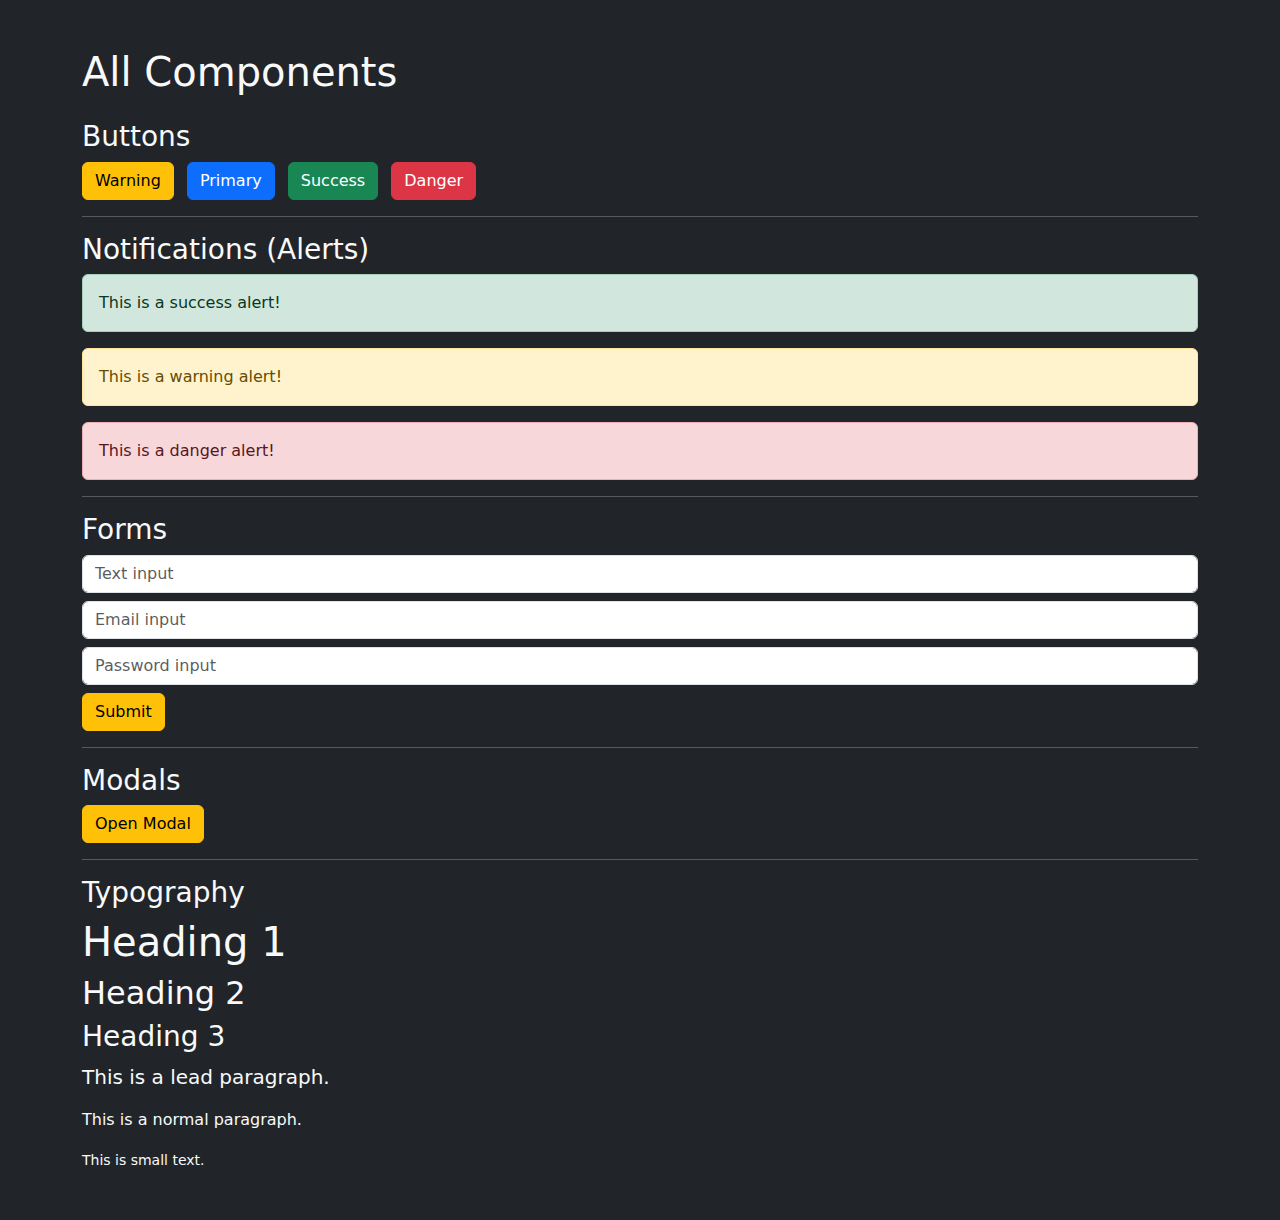
<file: crypto-dashboard-html/components.html>
<!DOCTYPE html>
<html lang="en">
<head>
    <meta charset="UTF-8">
    <meta name="viewport" content="width=device-width, initial-scale=1.0">
    <title>All Components - Crypto Dashboard</title>
    <link href="https://cdn.jsdelivr.net/npm/bootstrap@5.3.2/dist/css/bootstrap.min.css" rel="stylesheet">
</head>
<body class="bg-dark text-light">
    <div class="container my-5">
        <h1 class="mb-4">All Components</h1>
        <h3>Buttons</h3>
        <button class="btn btn-warning me-2">Warning</button>
        <button class="btn btn-primary me-2">Primary</button>
        <button class="btn btn-success me-2">Success</button>
        <button class="btn btn-danger">Danger</button>
        <hr>
        <h3>Notifications (Alerts)</h3>
        <div class="alert alert-success">This is a success alert!</div>
        <div class="alert alert-warning">This is a warning alert!</div>
        <div class="alert alert-danger">This is a danger alert!</div>
        <hr>
        <h3>Forms</h3>
        <form>
            <input type="text" class="form-control mb-2" placeholder="Text input">
            <input type="email" class="form-control mb-2" placeholder="Email input">
            <input type="password" class="form-control mb-2" placeholder="Password input">
            <button class="btn btn-warning">Submit</button>
        </form>
        <hr>
        <h3>Modals</h3>
        <button class="btn btn-warning" data-bs-toggle="modal" data-bs-target="#exampleModal">Open Modal</button>
        <div class="modal fade" id="exampleModal" tabindex="-1" aria-labelledby="exampleModalLabel" aria-hidden="true">
          <div class="modal-dialog">
            <div class="modal-content">
              <div class="modal-header">
                <h5 class="modal-title" id="exampleModalLabel">Modal Title</h5>
                <button type="button" class="btn-close" data-bs-dismiss="modal" aria-label="Close"></button>
              </div>
              <div class="modal-body">
                This is a Bootstrap modal!
              </div>
              <div class="modal-footer">
                <button type="button" class="btn btn-secondary" data-bs-dismiss="modal">Close</button>
                <button type="button" class="btn btn-warning">Save changes</button>
              </div>
            </div>
          </div>
        </div>
        <hr>
        <h3>Typography</h3>
        <h1>Heading 1</h1>
        <h2>Heading 2</h2>
        <h3>Heading 3</h3>
        <p class="lead">This is a lead paragraph.</p>
        <p>This is a normal paragraph.</p>
        <small>This is small text.</small>
    </div>
    <script src="https://cdn.jsdelivr.net/npm/bootstrap@5.3.2/dist/js/bootstrap.bundle.min.js"></script>
</body>
</html>
</file>
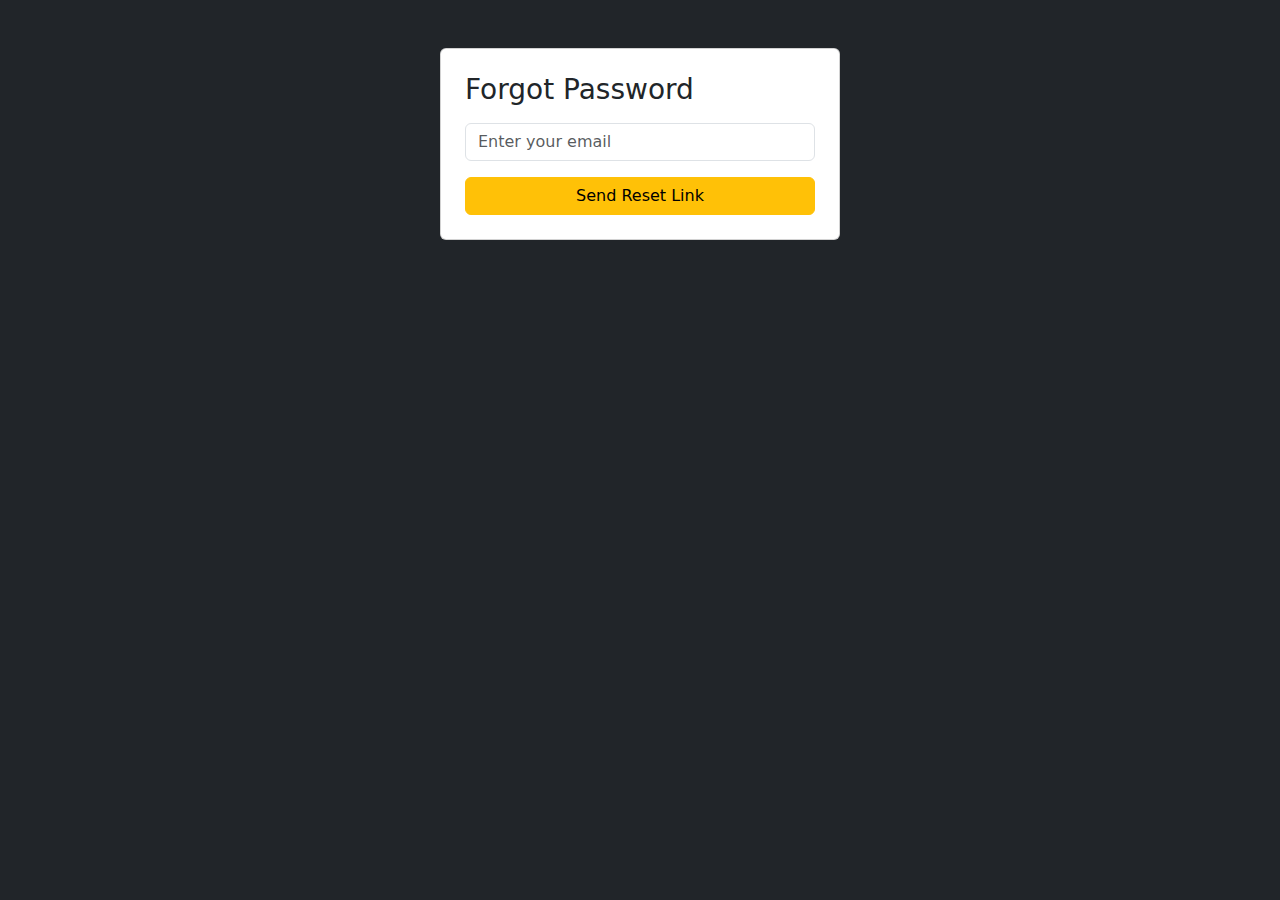
<file: crypto-dashboard-html/forgot-password.html>
<!DOCTYPE html>
<html lang="en">
<head>
    <meta charset="UTF-8">
    <meta name="viewport" content="width=device-width, initial-scale=1.0">
    <title>Forgot Password - Crypto Dashboard</title>
    <link href="https://cdn.jsdelivr.net/npm/bootstrap@5.3.2/dist/css/bootstrap.min.css" rel="stylesheet">
</head>
<body class="bg-dark text-light">
    <div class="container my-5">
      <div class="card p-4 mx-auto" style="max-width:400px;">
        <h3 class="mb-3">Forgot Password</h3>
        <form>
          <input type="email" class="form-control mb-3" placeholder="Enter your email" required>
          <button class="btn btn-warning w-100">Send Reset Link</button>
        </form>
      </div>
    </div>
</body>
</html>
</file>
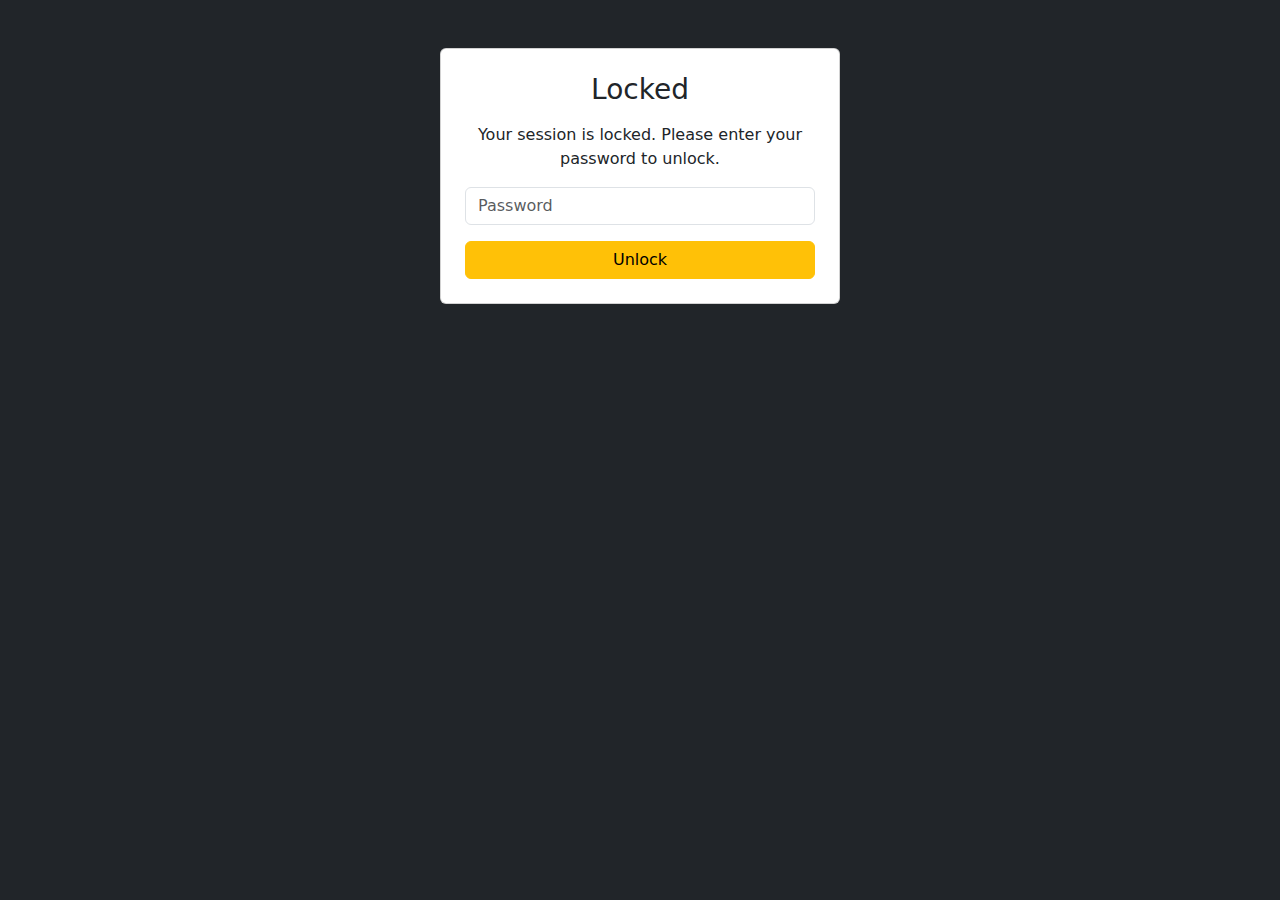
<file: crypto-dashboard-html/lock.html>
<!DOCTYPE html>
<html lang="en">
<head>
    <meta charset="UTF-8">
    <meta name="viewport" content="width=device-width, initial-scale=1.0">
    <title>Lock - Crypto Dashboard</title>
    <link href="https://cdn.jsdelivr.net/npm/bootstrap@5.3.2/dist/css/bootstrap.min.css" rel="stylesheet">
</head>
<body class="bg-dark text-light">
    <div class="container my-5">
      <div class="card p-4 mx-auto text-center" style="max-width:400px;">
        <h3 class="mb-3">Locked</h3>
        <p>Your session is locked. Please enter your password to unlock.</p>
        <form>
          <input type="password" class="form-control mb-3" placeholder="Password" required>
          <button class="btn btn-warning w-100">Unlock</button>
        </form>
      </div>
    </div>
</body>
</html>
</file>
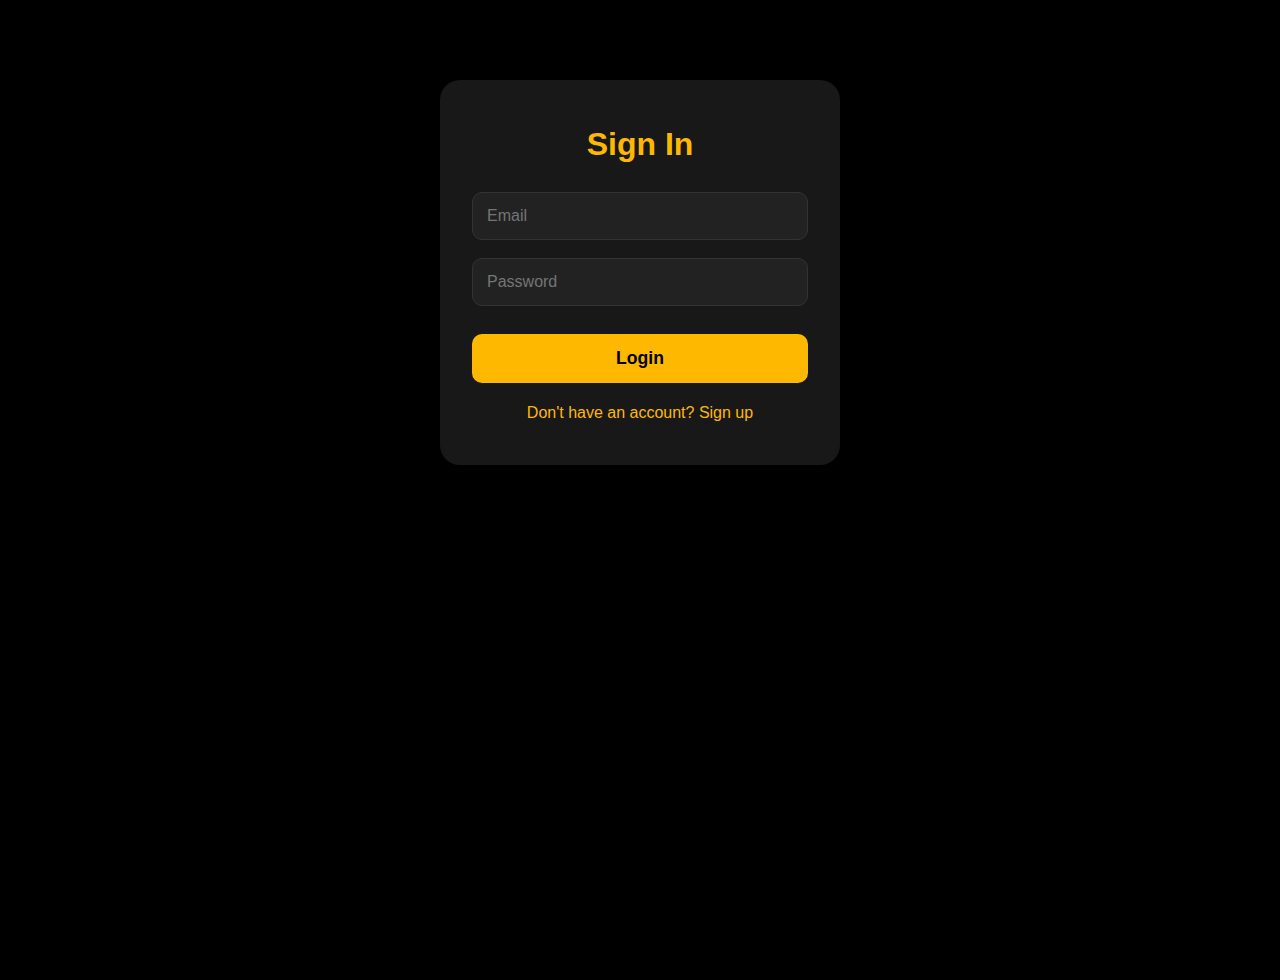
<file: crypto-dashboard-html/login.html>
<!DOCTYPE html>
<html lang="en">
<head>
    <meta charset="UTF-8">
    <meta name="viewport" content="width=device-width, initial-scale=1.0">
    <title>Login - Crypto Dashboard</title>
    <link rel="stylesheet" href="css/style.css">
    <style>
        body { background: #000; color: #fff; font-family: 'Inter', sans-serif; }
        .auth-container { max-width: 400px; margin: 80px auto; background: #181818; border-radius: 20px; box-shadow: 0 4px 24px 0 rgba(0,0,0,0.15); padding: 40px 32px; }
        .auth-title { color: var(--accent-color); font-size: 2rem; font-weight: 700; margin-bottom: 24px; text-align: center; }
        .auth-form { display: flex; flex-direction: column; gap: 18px; }
        .auth-form input { padding: 14px; border-radius: 10px; border: 1px solid var(--border-color); background: #222; color: #fff; font-size: 1rem; }
        .auth-form input:focus { outline: none; border-color: var(--accent-color); }
        .auth-btn { background: var(--accent-color); color: #000; border: none; border-radius: 10px; padding: 14px; font-size: 1.1rem; font-weight: 700; cursor: pointer; margin-top: 10px; }
        .auth-btn:hover { opacity: 0.9; }
        .auth-link { color: var(--accent-color); text-align: center; margin-top: 18px; display: block; text-decoration: none; }
    </style>
</head>
<body>
    <div class="auth-container">
        <div class="auth-title">Sign In</div>
        <form class="auth-form" action="dashboard.html" method="post">
            <input type="email" name="email" placeholder="Email" required>
            <input type="password" name="password" placeholder="Password" required>
            <button class="auth-btn" type="submit">Login</button>
        </form>
        <a class="auth-link" href="signup.html">Don't have an account? Sign up</a>
    </div>
    <script>
    // Redirect to dashboard if already logged in
    if (localStorage.getItem('isLoggedIn')) {
        window.location.href = 'index.html';
    }
    // Handle login form
    const form = document.querySelector('.auth-form');
    form.addEventListener('submit', function(e) {
        e.preventDefault();
        localStorage.setItem('isLoggedIn', 'true');
        window.location.href = 'index.html';
    });
    </script>
</body>
</html>
</file>
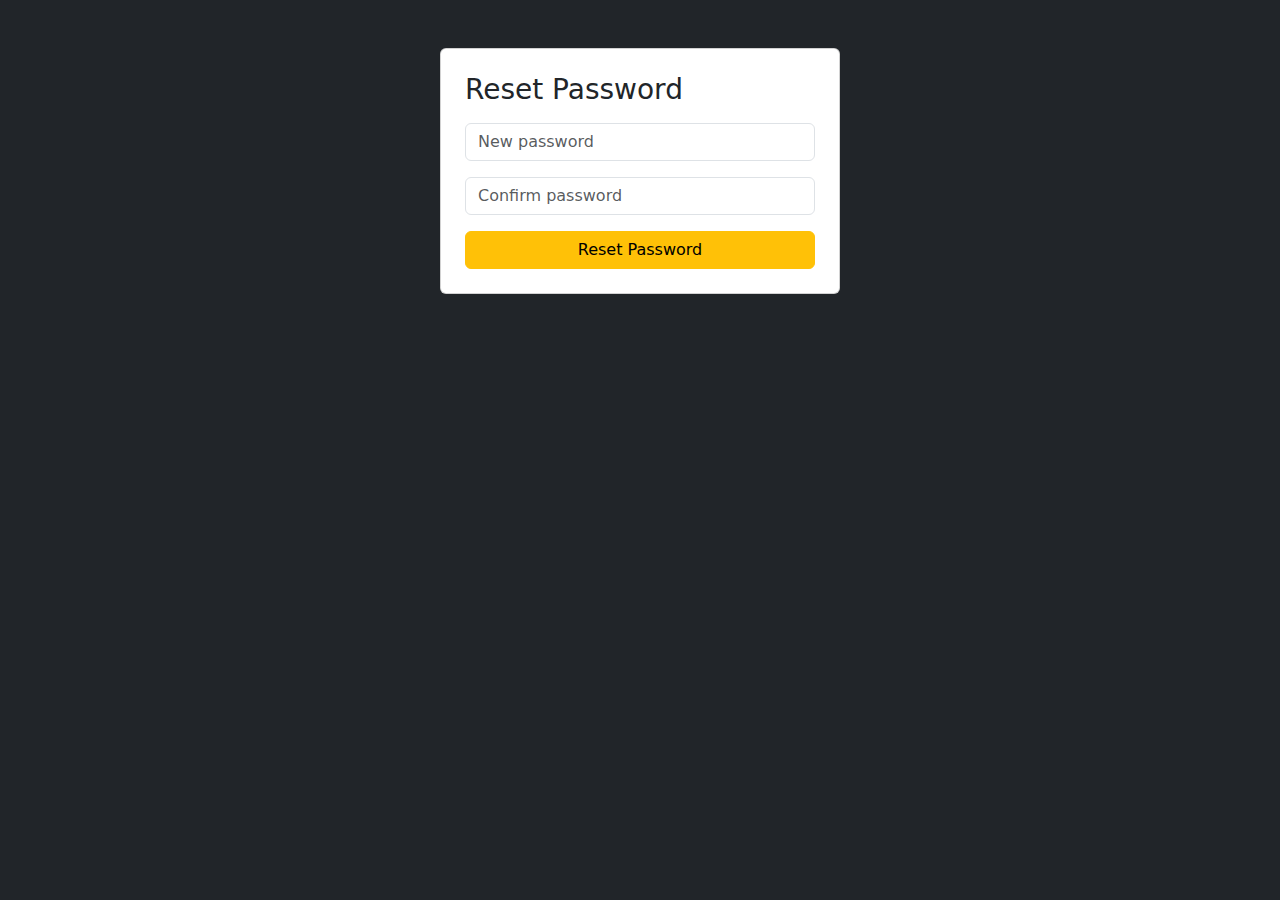
<file: crypto-dashboard-html/reset-password.html>
<!DOCTYPE html>
<html lang="en">
<head>
    <meta charset="UTF-8">
    <meta name="viewport" content="width=device-width, initial-scale=1.0">
    <title>Reset Password - Crypto Dashboard</title>
    <link href="https://cdn.jsdelivr.net/npm/bootstrap@5.3.2/dist/css/bootstrap.min.css" rel="stylesheet">
</head>
<body class="bg-dark text-light">
    <div class="container my-5">
      <div class="card p-4 mx-auto" style="max-width:400px;">
        <h3 class="mb-3">Reset Password</h3>
        <form>
          <input type="password" class="form-control mb-3" placeholder="New password" required>
          <input type="password" class="form-control mb-3" placeholder="Confirm password" required>
          <button class="btn btn-warning w-100">Reset Password</button>
        </form>
      </div>
    </div>
</body>
</html>
</file>
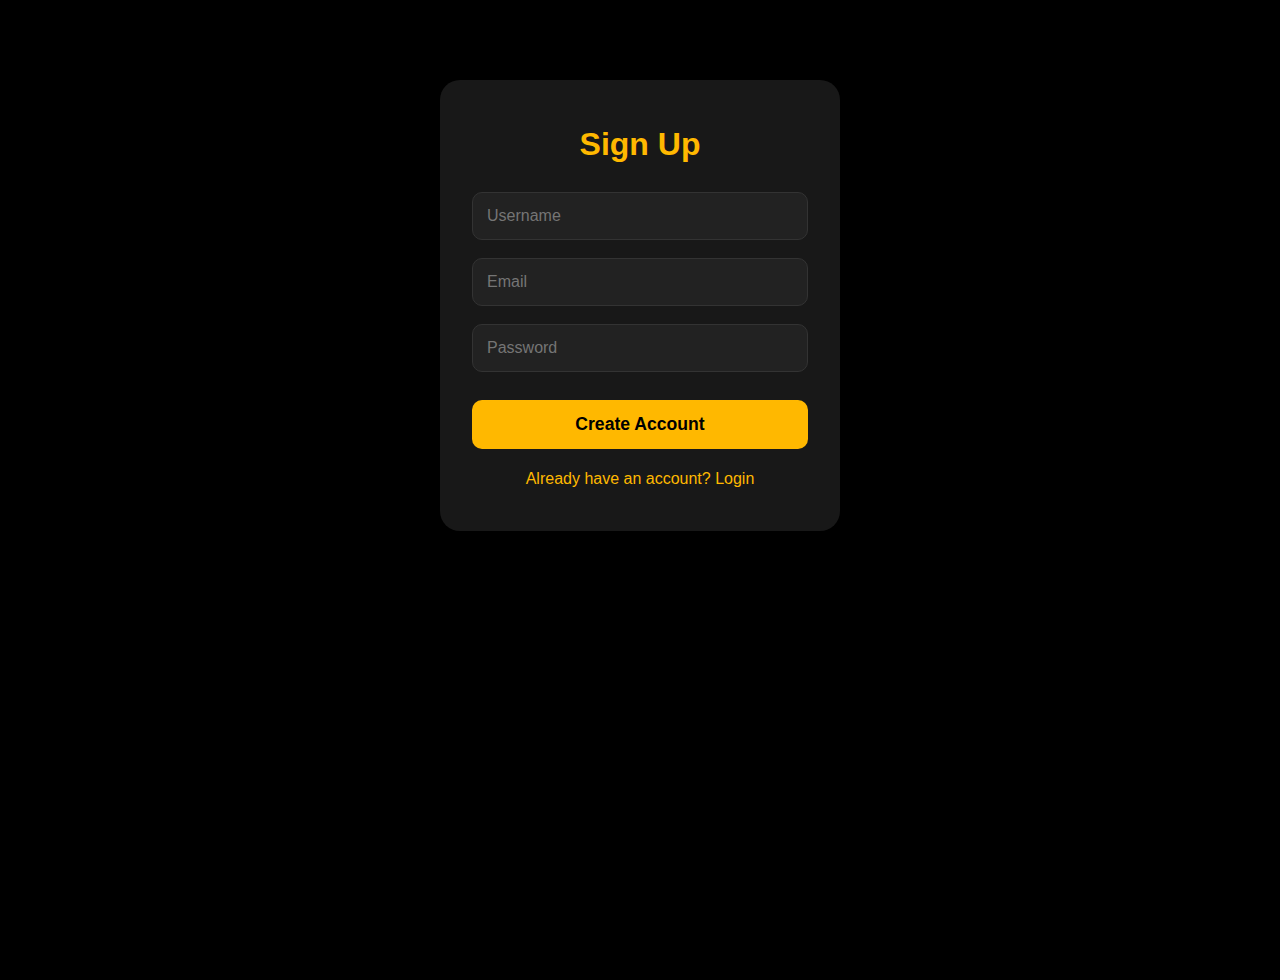
<file: crypto-dashboard-html/signup.html>
<!DOCTYPE html>
<html lang="en">
<head>
    <meta charset="UTF-8">
    <meta name="viewport" content="width=device-width, initial-scale=1.0">
    <title>Sign Up - Crypto Dashboard</title>
    <link rel="stylesheet" href="css/style.css">
    <style>
        body { background: #000; color: #fff; font-family: 'Inter', sans-serif; }
        .auth-container { max-width: 400px; margin: 80px auto; background: #181818; border-radius: 20px; box-shadow: 0 4px 24px 0 rgba(0,0,0,0.15); padding: 40px 32px; }
        .auth-title { color: var(--accent-color); font-size: 2rem; font-weight: 700; margin-bottom: 24px; text-align: center; }
        .auth-form { display: flex; flex-direction: column; gap: 18px; }
        .auth-form input { padding: 14px; border-radius: 10px; border: 1px solid var(--border-color); background: #222; color: #fff; font-size: 1rem; }
        .auth-form input:focus { outline: none; border-color: var(--accent-color); }
        .auth-btn { background: var(--accent-color); color: #000; border: none; border-radius: 10px; padding: 14px; font-size: 1.1rem; font-weight: 700; cursor: pointer; margin-top: 10px; }
        .auth-btn:hover { opacity: 0.9; }
        .auth-link { color: var(--accent-color); text-align: center; margin-top: 18px; display: block; text-decoration: none; }
    </style>
</head>
<body>
    <div class="auth-container">
        <div class="auth-title">Sign Up</div>
        <form class="auth-form" action="dashboard.html" method="post">
            <input type="text" name="username" placeholder="Username" required>
            <input type="email" name="email" placeholder="Email" required>
            <input type="password" name="password" placeholder="Password" required>
            <button class="auth-btn" type="submit">Create Account</button>
        </form>
        <a class="auth-link" href="login.html">Already have an account? Login</a>
    </div>
    <script>
    // Redirect to dashboard if already logged in
    if (localStorage.getItem('isLoggedIn')) {
        window.location.href = 'index.html';
    }
    // Handle signup form
    const form = document.querySelector('.auth-form');
    form.addEventListener('submit', function(e) {
        e.preventDefault();
        localStorage.setItem('isLoggedIn', 'true');
        window.location.href = 'index.html';
    });
    </script>
</body>
</html>
</file>
<file: crypto-dashboard-html/css/style.css>
/* Base styles */
@import url('https://cdnjs.cloudflare.com/ajax/libs/font-awesome/6.0.0/css/all.min.css');

:root {
    /* Colors */
    --bg-primary: #000000;
    --bg-card: #1A1A1A;
    --bg-sidebar: #000000;
    --text-primary: #FFFFFF;
    --text-secondary: #888888;
    --accent-color: #FFB800;
    --border-color: #333333;
    --success-color: #00C087;
    --danger-color: #FF4D4D;
    --chart-bg: #1A1A1A;
    
    /* Crypto Colors */
    --btc-color: #FFB800;
    --eth-color: #627EEA;
    --sol-color: #00FFA3;
    --ltc-color: #345D9D;
    
    /* Chart Colors */
    --chart-line: #FFB800;
    --chart-grid: #333333;
    --chart-text: #888888;
    
    /* Shadows */
    --shadow-sm: 0 2px 8px rgba(0, 0, 0, 0.2);
    --shadow-md: 0 4px 16px rgba(0, 0, 0, 0.3);
    --shadow-lg: 0 8px 24px rgba(0, 0, 0, 0.4);
}

* {
    margin: 0;
    padding: 0;
    box-sizing: border-box;
}

body, .main-content, .dashboard-grid, .dashboard-bottom-row, .balance-row, .portfolio-section, .chart-section {
    background-color: var(--bg-primary) !important;
    color: var(--text-primary);
}

/* Sidebar font consistency */
.nav-item, .sidebar-collapsible .nav-item, .sidebar-collapsible .collapse .nav-item, .sidebar-collapsible .collapse a.nav-item {
    font-family: 'Inter', sans-serif !important;
    font-size: 1rem !important;
    font-weight: 500 !important;
    color: var(--text-secondary) !important;
    text-decoration: none;
    transition: all 0.2s;
}

.sidebar-collapsible .collapse .nav-item, .sidebar-collapsible .collapse a.nav-item {
    padding-left: 36px;
    background: none;
    color: var(--text-secondary) !important;
    font-size: 0.97rem !important;
    font-weight: 400 !important;
}

.sidebar-collapsible .collapse .nav-item:hover, .sidebar-collapsible .collapse a.nav-item:hover {
    color: var(--accent-color);
    background: none;
}

body {
    font-family: 'Inter', sans-serif;
    background-color: var(--bg-primary);
    color: var(--text-primary);
    line-height: 1.5;
    min-height: 100vh;
}

/* App Layout */
.app-wrapper {
    display: flex;
    min-height: 100vh;
    background-color: var(--bg-primary);
    position: relative;
}

/* Sidebar */
.sidebar {
    position: fixed;
    left: 0;
    top: 0;
    width: 240px;
    height: 100vh;
    background: var(--bg-sidebar);
    display: flex;
    flex-direction: column;
    z-index: 1000;
    box-shadow: 4px 0 32px 0 rgba(0,0,0,0.25);
    padding: 24px;
}

.logo {
    display: flex;
    flex-direction: column;
    align-items: center;
    gap: 8px;
    margin-bottom: 32px;
}

.logo img {
    width: 48px;
    height: 48px;
}

.logo span {
    color: var(--accent-color);
    font-size: 1.5rem;
    font-weight: 700;
    letter-spacing: 1px;
}

.nav-menu {
    display: flex;
    flex-direction: column;
    gap: 4px;
    margin-bottom: 16px;
}

.nav-item {
    display: flex;
    align-items: center;
    gap: 12px;
    padding: 10px 18px;
    color: var(--text-secondary);
    text-decoration: none;
    border-radius: 12px;
    font-size: 1rem;
    font-weight: 500;
    transition: all 0.2s;
    position: relative;
}

.nav-item.active, .nav-item:hover {
    background: var(--accent-color);
    color: #000 !important;
    box-shadow: 0 2px 12px 0 rgba(255,184,0,0.10);
}

.nav-item img {
    width: 20px;
    height: 20px;
}

.sidebar-collapsible > .nav-item {
    cursor: pointer;
    font-weight: 600;
}

.sidebar-collapsible .collapse .nav-item {
    font-weight: 400;
    font-size: 0.97rem;
    padding-left: 36px;
    background: none;
    color: var(--text-secondary);
}

.sidebar-collapsible .collapse .nav-item:hover {
    color: var(--accent-color);
    background: none;
}

.user-profile {
    display: flex;
    align-items: center;
    gap: 12px;
    padding: 12px 18px;
    border-radius: 8px;
    background-color: var(--bg-card);
    margin-top: auto;
    margin-bottom: 12px;
}

.user-avatar {
    width: 40px;
    height: 40px;
    border-radius: 50%;
    overflow: hidden;
    border: 2px solid var(--accent-color);
}

.user-avatar img {
    width: 100%;
    height: 100%;
    object-fit: cover;
}

.user-info {
    flex: 1;
    min-width: 0;
}

.user-name {
    font-size: 14px;
    font-weight: 600;
    color: var(--text-primary);
    margin-bottom: 4px;
    white-space: nowrap;
    overflow: hidden;
    text-overflow: ellipsis;
}

.user-email {
    font-size: 12px;
    color: var(--text-secondary);
    white-space: nowrap;
    overflow: hidden;
    text-overflow: ellipsis;
}

.nav-item.logout {
    margin: 0 18px 18px 18px;
    color: #ff4d4d;
    background: none;
    border-radius: 8px;
    font-weight: 600;
    display: flex;
    align-items: center;
    gap: 10px;
}

.nav-item.logout:hover {
    background: #ff4d4d;
    color: #fff;
}

@media (max-width: 900px) {
    .sidebar {
        width: 70px;
    }
    .main-content {
        margin-left: 70px;
        width: calc(100% - 70px);
    }
    .nav-item span, .logo span, .user-info {
        display: none;
    }
}

/* Header */
.header {
    display: flex;
    align-items: center;
    justify-content: space-between;
    margin-bottom: 32px;
    padding: 0 0 24px 0;
    border-bottom: 1px solid var(--border-color);
    position: relative;
    z-index: 2;
    margin-top: 16px;
}

.header h1 {
    color: var(--accent-color);
    font-size: 2.5rem;
    font-weight: 700;
    margin-right: 32px;
}

.search-bar {
    flex: 1;
    display: flex;
    align-items: center;
    background: #181818;
    border-radius: 24px;
    padding: 0 20px;
    max-width: 420px;
    margin: 0 auto;
    box-shadow: 0 2px 12px 0 rgba(0,0,0,0.10);
    height: 48px;
}

.search-bar input {
    background: transparent;
    border: none;
    color: var(--text-primary);
    font-size: 1.1rem;
    padding: 16px 0 16px 12px;
    width: 100%;
    outline: none;
}

.search-bar img {
    width: 22px;
    height: 22px;
    opacity: 0.7;
}

.header-right {
    display: flex;
    align-items: center;
    gap: 20px;
}

.icon-btn {
    background: none;
    border: none;
    cursor: pointer;
    padding: 8px;
    border-radius: 50%;
    transition: background 0.2s;
}

.icon-btn:hover {
    background: var(--bg-card);
}

.profile-btn {
    width: 48px;
    height: 48px;
    border-radius: 50%;
    overflow: hidden;
    border: 2px solid var(--accent-color);
    background: #181818;
}

.profile-btn img {
    width: 100%;
    height: 100%;
    object-fit: cover;
}

/* Main Content */
.main-content {
    margin-left: 240px;
    padding: 32px;
    min-height: 100vh;
    width: calc(100% - 240px);
    overflow-y: auto;
    position: relative;
    z-index: 1;
    margin-top: 0 !important;
    padding-top: 64px !important;
}

.content-wrapper {
    max-width: 1600px;
    margin: 0 auto;
    padding: 0 24px;
}

/* Portfolio Section */
.portfolio-section {
    display: flex;
    flex-direction: row;
    align-items: center;
    background: var(--accent-color);
    border-radius: 20px;
    padding: 18px 14px;
    color: #000;
    box-shadow: 0 4px 24px 0 rgba(255,184,0,0.10);
    min-width: 0;
    margin-bottom: 24px;
    width: 100%;
    max-width: 100%;
}

.portfolio-title {
    font-size: 1rem;
    font-weight: 700;
    margin-bottom: 10px;
    color: #000;
}

.portfolio-list {
    display: flex;
    flex-direction: row;
    gap: 18px;
    width: 100%;
    align-items: center;
    justify-content: space-between;
}

.portfolio-item {
    display: flex;
    flex-direction: column;
    align-items: center;
    background: #fff3cd;
    border-radius: 10px;
    padding: 10px 12px;
    font-size: 0.95rem;
    font-weight: 600;
    min-width: 90px;
}

.portfolio-item .change.positive {
    color: #00C087;
}

.portfolio-item .change.negative {
    color: #FF4D4D;
}

/* Chart Section */
.chart-section {
    background: #181818;
    border-radius: 20px;
    padding: 24px 20px;
    color: #fff;
    box-shadow: 0 4px 24px 0 rgba(0,0,0,0.15);
    margin-left: 0;
    min-width: 0;
    width: 100%;
    max-width: 100%;
    display: flex;
    flex-direction: column;
    align-items: stretch;
}

.chart-header {
    display: flex;
    align-items: center;
    justify-content: space-between;
    margin-bottom: 16px;
}

.chart-title {
    font-size: 1.1rem;
    font-weight: 700;
    color: #fff;
}

.timeframe-buttons {
    display: flex;
    gap: 8px;
}

.timeframe-btn {
    background: var(--accent-color);
    color: #000;
    border: none;
    border-radius: 8px;
    padding: 6px 16px;
    font-size: 1rem;
    font-weight: 600;
    cursor: pointer;
    transition: background 0.2s;
}

.timeframe-btn.active, .timeframe-btn:hover {
    background: #fff;
    color: var(--accent-color);
}

.chart-container {
    width: 100%;
    height: 180px;
    margin-top: 8px;
}

/* General Card Shadow */
.balance-card, .crypto-card, .portfolio-section, .chart-section {
    box-shadow: 0 4px 24px 0 rgba(0,0,0,0.15);
}

/* Balance Overview */
.balance-overview {
    grid-column: span 12;
    display: grid;
    grid-template-columns: repeat(12, 1fr);
    gap: 24px;
    margin-bottom: 32px;
}

.balance-card {
    background-color: var(--bg-card);
    border-radius: 16px;
    padding: 24px;
    position: relative;
    overflow: hidden;
    min-width: 0;
    height: 100%;
    display: flex;
    flex-direction: column;
    border: 1px solid var(--border-color);
}

.balance-card.main-balance {
    grid-column: span 6;
    background: linear-gradient(135deg, #232323 60%, var(--accent-color) 200%);
    color: #fff;
    border: none;
    padding: 40px 32px 32px 32px;
    box-shadow: 0 8px 32px 0 rgba(0,0,0,0.25);
    position: relative;
}

.balance-header {
    display: flex;
    justify-content: space-between;
    align-items: flex-start;
    margin-bottom: 24px;
    position: relative;
    z-index: 1;
}

.balance-header h2 {
    font-size: 1.2rem;
    font-weight: 600;
    color: #fff;
    letter-spacing: 1px;
}

.balance-amount {
    position: relative;
    z-index: 1;
}

.balance-amount h1 {
    font-size: 3rem;
    font-weight: 700;
    color: #fff;
    margin-bottom: 8px;
}

.balance-amount p {
    font-size: 14px;
    color: var(--text-secondary);
}

.balance-trend {
    display: flex;
    align-items: center;
    gap: 8px;
    color: var(--accent-color);
    font-weight: 600;
    font-size: 1.1rem;
}

/* Stats Cards */
.stat-card {
    grid-column: span 3;
    background-color: var(--bg-card);
    border-radius: 16px;
    padding: 24px;
    display: flex;
    flex-direction: column;
    gap: 16px;
    border: 1px solid var(--border-color);
}

.stat-header {
    display: flex;
    align-items: center;
    gap: 12px;
}

.stat-icon {
    width: 40px;
    height: 40px;
    border-radius: 12px;
    display: flex;
    align-items: center;
    justify-content: center;
}

.stat-value {
    font-size: 24px;
    font-weight: 600;
    margin-bottom: 4px;
}

.stat-label {
    font-size: 14px;
    color: var(--text-secondary);
}

/* Crypto Grid */
.crypto-grid {
    grid-column: span 12;
    display: grid;
    grid-template-columns: repeat(12, 1fr);
    gap: 24px;
    margin-top: 32px;
}

.crypto-cards-row {
    display: flex;
    flex-direction: row;
    gap: 24px;
    margin-top: 24px;
    justify-content: space-between;
}

.crypto-card {
    flex: 1 1 0;
    min-width: 0;
    max-width: 260px;
    overflow: hidden;
    position: relative;
}

.crypto-card {
    grid-column: span 3;
    background: #181818;
    border-radius: 24px;
    box-shadow: 0 4px 24px 0 rgba(0,0,0,0.15);
    padding: 24px 20px 20px 20px;
    border: none;
    min-width: 220px;
    max-width: 260px;
    display: flex;
    flex-direction: column;
    gap: 16px;
    align-items: center;
    height: 100%;
}

.crypto-header {
    display: flex;
    align-items: center;
    justify-content: space-between;
    margin-bottom: 12px;
}

.crypto-icon {
    display: flex;
    align-items: center;
    gap: 8px;
}

.crypto-icon img {
    width: 32px;
    height: 32px;
}

.crypto-trend {
    display: flex;
    align-items: center;
    gap: 6px;
    font-size: 1rem;
    font-weight: 600;
    border-radius: 12px;
    padding: 4px 10px;
}

.crypto-trend.positive {
    background: rgba(0,255,163,0.10);
    color: #00FFA3;
}

.crypto-trend.negative {
    background: rgba(255,77,77,0.10);
    color: #FF4D4D;
}

.crypto-info {
    display: flex;
    align-items: center;
    gap: 12px;
}

.crypto-info h3 {
    font-size: 1.1rem;
    font-weight: 600;
}

.crypto-info .symbol {
    font-size: 0.9rem;
    color: var(--text-secondary);
}

.crypto-price {
    text-align: center;
}

.crypto-price h4 {
    font-size: 1.2rem;
    font-weight: 700;
    color: #fff;
    margin-bottom: 4px;
}

.crypto-price p {
    font-size: 0.9rem;
    color: var(--text-secondary);
}

.crypto-chart {
    margin-top: 12px;
    height: 32px !important;
    min-height: 32px !important;
    max-height: 32px !important;
    width: 100% !important;
    display: block;
    box-sizing: border-box;
}

.crypto-card:hover {
    transform: translateY(-5px);
}

/* Activity Section */
.activity-section {
    grid-column: span 8;
    background-color: var(--bg-card);
    border-radius: 16px;
    padding: 24px;
    margin-top: 24px;
}

.activity-header {
    display: flex;
    justify-content: space-between;
    align-items: center;
    margin-bottom: 24px;
}

.activity-list {
    display: flex;
    flex-direction: column;
    gap: 16px;
    margin-bottom: 8px;
    line-height: 1.4;
}

.activity-item {
    display: flex;
    align-items: center;
    gap: 16px;
    padding: 16px;
    background-color: var(--bg-secondary);
    border-radius: 12px;
}

.activity-icon {
    width: 40px;
    height: 40px;
    border-radius: 12px;
    display: flex;
    align-items: center;
    justify-content: center;
}

.activity-info {
    flex-grow: 1;
}

.activity-info h4 {
    font-size: 14px;
    margin-bottom: 4px;
}

.activity-info p {
    font-size: 12px;
    color: var(--text-secondary);
}

.activity-amount {
    text-align: right;
}

.activity-amount h4 {
    font-size: 14px;
    margin-bottom: 4px;
}

.activity-amount p {
    font-size: 12px;
    color: var(--text-secondary);
}

/* News Section */
.news-section {
    grid-column: span 4;
    background-color: var(--bg-card);
    border-radius: 16px;
    padding: 24px;
    margin-top: 24px;
}

.news-header {
    display: flex;
    justify-content: space-between;
    align-items: center;
    margin-bottom: 24px;
}

.news-list {
    display: flex;
    flex-direction: column;
    gap: 16px;
}

.news-item {
    display: flex;
    gap: 16px;
    padding: 16px;
    background-color: var(--bg-secondary);
    border-radius: 12px;
    cursor: pointer;
    transition: all 0.3s ease;
}

.news-item:hover {
    background-color: var(--border-color);
}

.news-content h4 {
    font-size: 14px;
    margin-bottom: 8px;
    line-height: 1.4;
}

.news-meta {
    display: flex;
    align-items: center;
    gap: 12px;
    font-size: 12px;
    color: var(--text-secondary);
}

/* Responsive Design */
@media (max-width: 1400px) {
    .main-content {
        padding: 24px;
    }
    
    .balance-card.main-balance {
        grid-column: span 12;
    }
    
    .stat-card {
        grid-column: span 6;
    }
    
    .crypto-card {
        grid-column: span 6;
    }
}

@media (max-width: 1200px) {
    .activity-section {
        grid-column: span 12;
    }
    
    .news-section {
        grid-column: span 12;
    }
    .portfolio-section, .chart-section {
        max-width: 100%;
    }
}

@media (max-width: 768px) {
    .main-content {
        margin-left: 0;
        max-width: 100%;
        padding: 16px;
    }
    
    .balance-card.main-balance,
    .stat-card,
    .crypto-card {
        grid-column: span 12;
    }
    
    .balance-overview {
        gap: 16px;
    }
}

.dashboard {
    width: 100%;
    max-width: 1800px;
    margin: 0 auto;
    display: flex;
    flex-direction: column;
    align-items: stretch;
}
.dashboard-grid, .balance-overview, .crypto-grid {
    max-width: 1800px;
    margin: 0 auto;
}
@media (min-width: 1600px) {
    .main-content {
        max-width: calc(100vw - 240px);
        padding-left: 40px;
        padding-right: 40px;
    }
    .dashboard, .dashboard-grid, .balance-overview, .crypto-grid {
        max-width: 1800px;
    }
}

.dashboard-bottom-row {
    display: flex;
    flex-direction: column;
    gap: 0;
    margin-top: 32px;
    align-items: stretch;
}
.portfolio-section {
    display: flex;
    flex-direction: row;
    align-items: center;
    background: var(--accent-color);
    border-radius: 20px;
    padding: 18px 14px;
    color: #000;
    box-shadow: 0 4px 24px 0 rgba(255,184,0,0.10);
    min-width: 0;
    margin-bottom: 24px;
    width: 100%;
    max-width: 100%;
}
.portfolio-list {
    display: flex;
    flex-direction: row;
    gap: 18px;
    width: 100%;
    align-items: center;
    justify-content: space-between;
    }
.portfolio-item {
    display: flex;
    flex-direction: column;
    align-items: center;
    background: #fff3cd;
    border-radius: 10px;
    padding: 10px 12px;
    font-size: 0.95rem;
    font-weight: 600;
    min-width: 90px;
}
.chart-section {
    background: #181818;
    border-radius: 20px;
    padding: 24px 20px;
    color: #fff;
    box-shadow: 0 4px 24px 0 rgba(0,0,0,0.15);
    margin-left: 0;
    min-width: 0;
    width: 100%;
    max-width: 100%;
    display: flex;
    flex-direction: column;
    align-items: stretch;
}
.crypto-card {
    overflow: hidden;
    position: relative;
}
.crypto-chart {
    margin-top: 12px;
    height: 32px !important;
    min-height: 32px !important;
    max-height: 32px !important;
    width: 100% !important;
    display: block;
    box-sizing: border-box;
}
@media (max-width: 1200px) {
    .portfolio-section, .chart-section {
        max-width: 100%;
    }
}
.sidebar {
    display: flex;
    flex-direction: column;
    height: 100vh;
    justify-content: flex-start;
    z-index: 1000;
}
.nav-menu {
    flex: 1 1 auto;
}
.user-profile {
    margin-top: auto;
    margin-bottom: 24px;
}
.nav-item.logout {
    margin-bottom: 12px;
}

.top-taskbar {
    display: flex;
    align-items: center;
    justify-content: center;
    background: #000 !important;
    color: #000;
    padding: 0 0 0 0 !important;
    margin-left: 0 !important;
    height: 56px !important;
    position: fixed !important;
    top: 0;
    left: 0;
    right: 0;
    z-index: 1100;
    gap: 0;
    margin-bottom: 0 !important;
    width: 100% !important;
    box-shadow: 0 2px 12px 0 rgba(0,0,0,0.10) !important;
}

.top-taskbar .dropdown {
    display: flex;
    align-items: center;
    height: 100%;
}

.top-taskbar-link {
    color: #000 !important;
    background: var(--accent-color) !important;
    border-radius: 24px !important;
    font-family: 'Inter', sans-serif !important;
    font-size: 1rem !important;
    font-weight: 600 !important;
    text-decoration: none !important;
    padding: 8px 32px !important;
    height: 40px !important;
    display: flex !important;
    align-items: center !important;
    margin: 0 18px !important;
    transition: color 0.2s, background 0.2s !important;
    box-shadow: 0 2px 8px 0 rgba(0,0,0,0.04) !important;
    white-space: nowrap !important;
    border: none !important;
    }
.top-taskbar-link:hover, .top-taskbar-link:focus {
    background: #ffd700cc !important;
    color: #000 !important;
}

.top-taskbar-separator {
    display: flex !important;
    align-items: center !important;
    justify-content: center !important;
    width: 1px !important;
    height: 40px !important;
    border-left: 2px dotted #fff !important;
    margin: 0 12px !important;
    background: none !important;
}

.top-taskbar .dropdown-menu {
    background: #111 !important;
    color: #fff !important;
    border-radius: 8px !important;
    border: none !important;
    box-shadow: 0 4px 16px 0 rgba(0,0,0,0.15) !important;
    margin-top: 8px !important;
    min-width: 180px !important;
}
.top-taskbar .dropdown-item {
    color: #fff !important;
    background: transparent !important;
    font-size: 1rem !important;
    font-family: 'Inter', sans-serif !important;
    padding: 10px 20px !important;
    border-radius: 6px !important;
    transition: background 0.2s, color 0.2s !important;
}
.top-taskbar .dropdown-item:hover, .top-taskbar .dropdown-item:focus {
    background: #333 !important;
    color: var(--accent-color) !important;
}

@media (max-width: 1200px) {
    .top-taskbar {
        padding-left: 0 !important;
        margin-left: 0 !important;
        width: 100% !important;
    }
}
@media (max-width: 700px) {
    .top-taskbar {
        padding-left: 0 !important;
        margin-left: 0 !important;
        width: 100% !important;
        flex-wrap: wrap !important;
        height: auto !important;
    }
    .top-taskbar-link {
        margin: 8px 8px !important;
        padding: 8px 16px !important;
        height: 36px !important;
    }
    .top-taskbar-separator {
        height: 24px !important;
    }
}

.main-content > *, .content-wrapper, .dashboard-grid {
    margin-top: 0 !important;
    padding-top: 0 !important;
}
</file>
